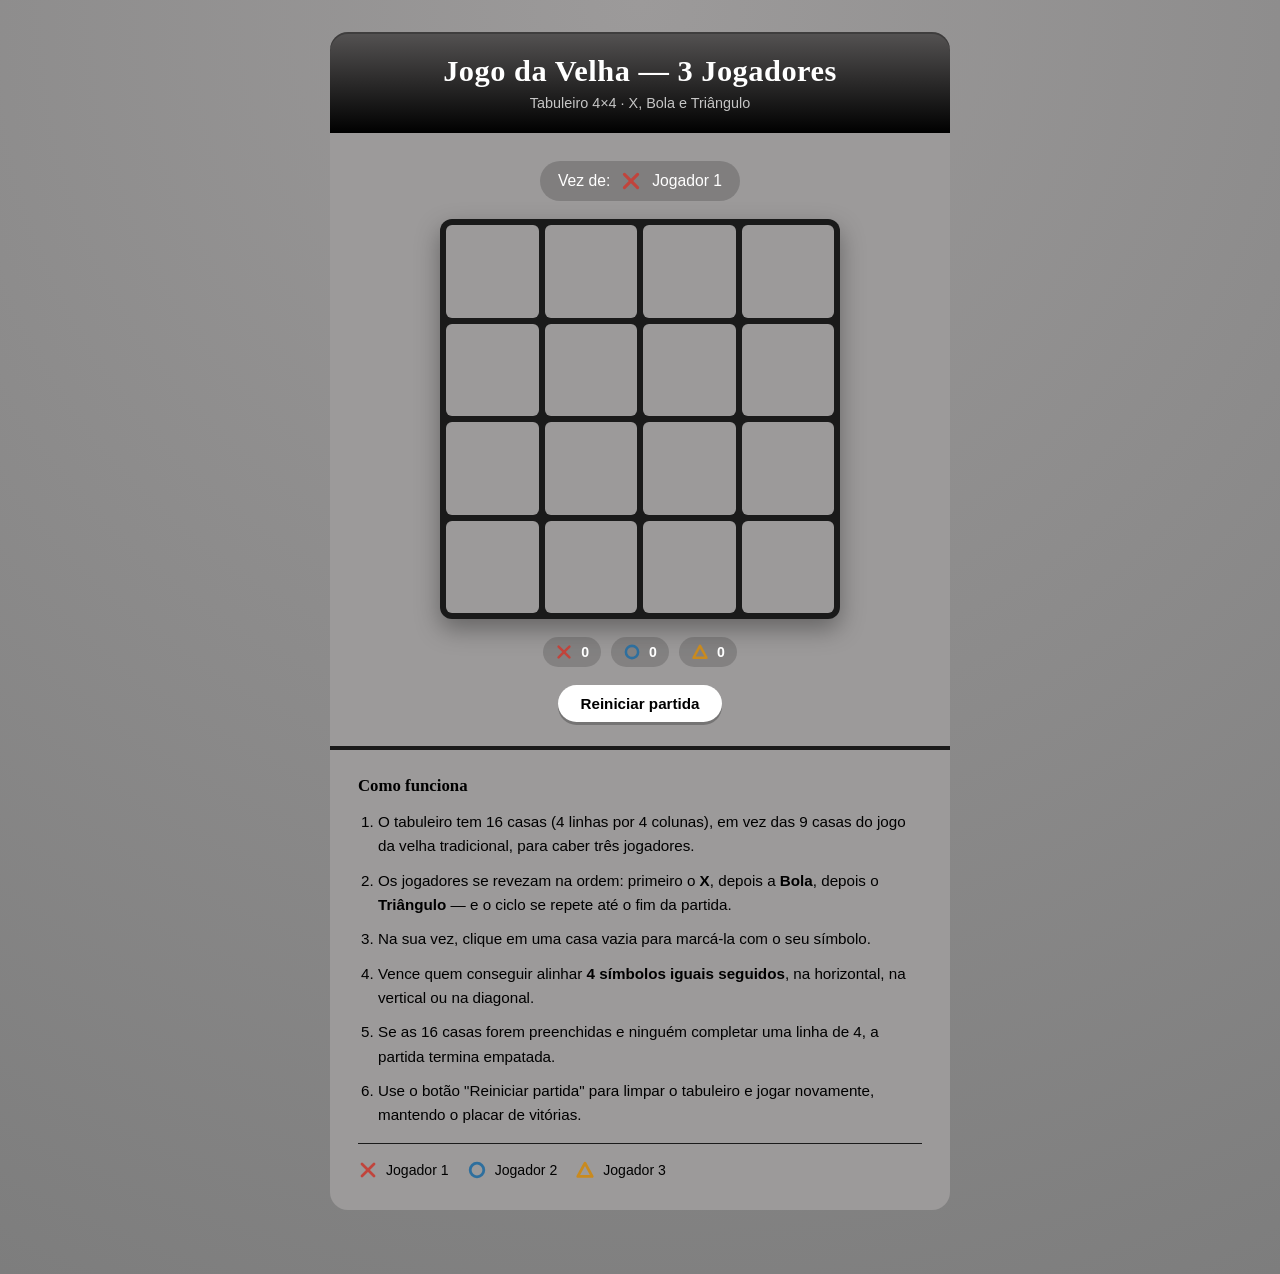
<file: index.html>
<!DOCTYPE html>
<html lang="pt-BR">
<head>
<meta charset="UTF-8">
<meta name="viewport" content="width=device-width, initial-scale=1.0">
<title>Jogo da Velha — 3 Jogadores</title>
<script src="script.js" defer></script>
<link rel="stylesheet" href="style.css">
</head>
<body>
<div class="wrap">
  <header>
    <h1>Jogo da Velha — 3 Jogadores</h1>
    <p>Tabuleiro 4×4 · X, Bola e Triângulo</p>
  </header>

  <div class="board-panel">
    <div class="status" id="status"></div>

    <div class="board" id="board"></div>

    <div class="scorebar" id="scorebar"></div>

    <div class="controls">
      <button class="reset" id="resetBtn">Reiniciar partida</button>
    </div>
  </div>

  <div class="rules">
    <h2>Como funciona</h2>
    <ol>
      <li>O tabuleiro tem 16 casas (4 linhas por 4 colunas), em vez das 9 casas do jogo da velha tradicional, para caber três jogadores.</li>
      <li>Os jogadores se revezam na ordem: primeiro o <strong>X</strong>, depois a <strong>Bola</strong>, depois o <strong>Triângulo</strong> — e o ciclo se repete até o fim da partida.</li>
      <li>Na sua vez, clique em uma casa vazia para marcá-la com o seu símbolo.</li>
      <li>Vence quem conseguir alinhar <strong>4 símbolos iguais seguidos</strong>, na horizontal, na vertical ou na diagonal.</li>
      <li>Se as 16 casas forem preenchidas e ninguém completar uma linha de 4, a partida termina empatada.</li>
      <li>Use o botão "Reiniciar partida" para limpar o tabuleiro e jogar novamente, mantendo o placar de vitórias.</li>
    </ol>

    <div class="legend">
      <div class="legend-item"><span class="mark">${MARK_X}</span> Jogador 1</div>
      <div class="legend-item"><span class="mark">${MARK_O}</span> Jogador 2</div>
      <div class="legend-item"><span class="mark">${MARK_T}</span> Jogador 3</div>
    </div>
  </div>
</div>

</body>
</html>
</file>
<file: style.css>
:root {
    --felt: #9c9a9a;
    --felt-dark: #7d7d7d;
    --wood: #555353;
    --wood-dark: #000000;
    --cream: #FFFFFF;
    --cream-line: #1a1a1a;
    --ink: #000000;
    --ink-soft: #000000;
    --p1: #c1443c;
    --p1-soft: #f3d3cf;
    --p2: #2e6f9e;
    --p2-soft: #cfe3f0;
    --p3: #c98a1e;
    --p3-soft: #f3e2bd;
    --panel: var(--felt);
    --panel-border: #1a1a1a;
    --page-bg: var(--felt);
  }

  :root:not([data-theme="light"]) {
    @media (prefers-color-scheme: dark) {
      --felt: #6e6e6e;
      --felt-dark: #5a5a5a;
      --cream: #ece2c8;
    }
  }

  :root[data-theme="dark"] {
    --felt: #6e6e6e;
    --felt-dark: #5a5a5a;
    --cream: #ece2c8;
  }

  * { box-sizing: border-box; }

  body {
    margin: 0;
    min-height: 100vh;
    background: radial-gradient(circle at 50% 0%, var(--felt) 0%, var(--felt-dark) 100%);
    font-family: -apple-system, BlinkMacSystemFont, "Segoe UI", Roboto, Helvetica, Arial, sans-serif;
    color: var(--ink);
    display: flex;
    justify-content: center;
    padding: 32px 16px 64px;
  }

  .wrap {
    width: 100%;
    max-width: 620px;
  }

  header {
    background: linear-gradient(180deg, var(--wood) 0%, var(--wood-dark) 100%);
    border-radius: 18px 18px 0 0;
    padding: 22px 24px;
    text-align: center;
    box-shadow: 0 2px 0 rgba(0,0,0,0.25) inset;
  }

  header h1 {
    margin: 0;
    color: var(--cream);
    font-family: Georgia, "Times New Roman", serif;
    font-weight: 700;
    letter-spacing: 0.5px;
    font-size: clamp(1.3rem, 4.5vw, 1.9rem);
  }

  header p {
    margin: 6px 0 0;
    color: var(--cream);
    opacity: 0.75;
    font-size: 0.9rem;
  }

  .board-panel {
    background: var(--felt);
    padding: 28px 20px 24px;
    display: flex;
    flex-direction: column;
    align-items: center;
    gap: 18px;
  }

  .status {
    display: flex;
    align-items: center;
    gap: 10px;
    background: rgba(0,0,0,0.18);
    padding: 8px 18px;
    border-radius: 999px;
    color: var(--cream);
    font-size: 0.98rem;
    min-height: 40px;
  }

  .status .mark {
    width: 22px;
    height: 22px;
    display: inline-flex;
    align-items: center;
    justify-content: center;
  }

  .board {
    display: grid;
    grid-template-columns: repeat(4, 1fr);
    grid-template-rows: repeat(4, 1fr);
    gap: 6px;
    width: min(88vw, 400px);
    aspect-ratio: 1 / 1;
    background: var(--panel-border);
    padding: 6px;
    border-radius: 12px;
    box-shadow: 0 10px 24px rgba(0,0,0,0.35);
  }

  .cell {
    background: var(--panel);
    border: none;
    border-radius: 6px;
    display: flex;
    align-items: center;
    justify-content: center;
    cursor: pointer;
    padding: 0;
    transition: background 0.15s ease, transform 0.1s ease;
  }

  .cell:hover:not(:disabled) {
    background: #aaaaaa;
  }

  .cell:active:not(:disabled) {
    transform: scale(0.94);
  }

  .cell:disabled {
    cursor: default;
  }

  .cell.win {
    background: #fff6d8;
  }

  .cell svg {
    width: 58%;
    height: 58%;
  }

  .controls {
    display: flex;
    gap: 12px;
    align-items: center;
  }

  button.reset {
    background: var(--cream);
    color: var(--ink);
    border: none;
    padding: 10px 22px;
    border-radius: 999px;
    font-size: 0.95rem;
    font-weight: 600;
    cursor: pointer;
    box-shadow: 0 3px 0 rgba(0,0,0,0.25);
  }

  button.reset:hover {
    filter: brightness(0.96);
  }

  button.reset:active {
    transform: translateY(2px);
    box-shadow: 0 1px 0 rgba(0,0,0,0.25);
  }

  .scorebar {
    display: flex;
    gap: 10px;
    flex-wrap: wrap;
    justify-content: center;
  }

  .score {
    display: flex;
    align-items: center;
    gap: 8px;
    background: rgba(0,0,0,0.16);
    padding: 6px 12px;
    border-radius: 999px;
    color: var(--cream);
    font-size: 0.88rem;
  }

  .score .mark { width: 18px; height: 18px; }
  .score b { color: var(--cream); }

  .rules {
    background: var(--panel);
    border-radius: 0 0 18px 18px;
    padding: 26px 28px 30px;
    border-top: 4px solid var(--panel-border);
  }

  .rules h2 {
    margin: 0 0 14px;
    font-size: 1.05rem;
    font-family: Georgia, "Times New Roman", serif;
  }

  .rules ol {
    margin: 0;
    padding-left: 20px;
    color: var(--ink-soft);
    line-height: 1.6;
    font-size: 0.95rem;
  }

  .rules li {
    margin-bottom: 10px;
  }

  .rules li:last-child { margin-bottom: 0; }

  .legend {
    display: flex;
    gap: 18px;
    margin-top: 16px;
    padding-top: 16px;
    border-top: 1px solid var(--panel-border);
    flex-wrap: wrap;
  }

  .legend-item {
    display: flex;
    align-items: center;
    gap: 8px;
    font-size: 0.88rem;
    color: var(--ink-soft);
  }

  .legend-item .mark { width: 20px; height: 20px; }

  @media (max-width: 420px) {
    .rules { padding: 22px 18px 26px; }
    .board-panel { padding: 22px 12px 20px; }
  }
</file>
